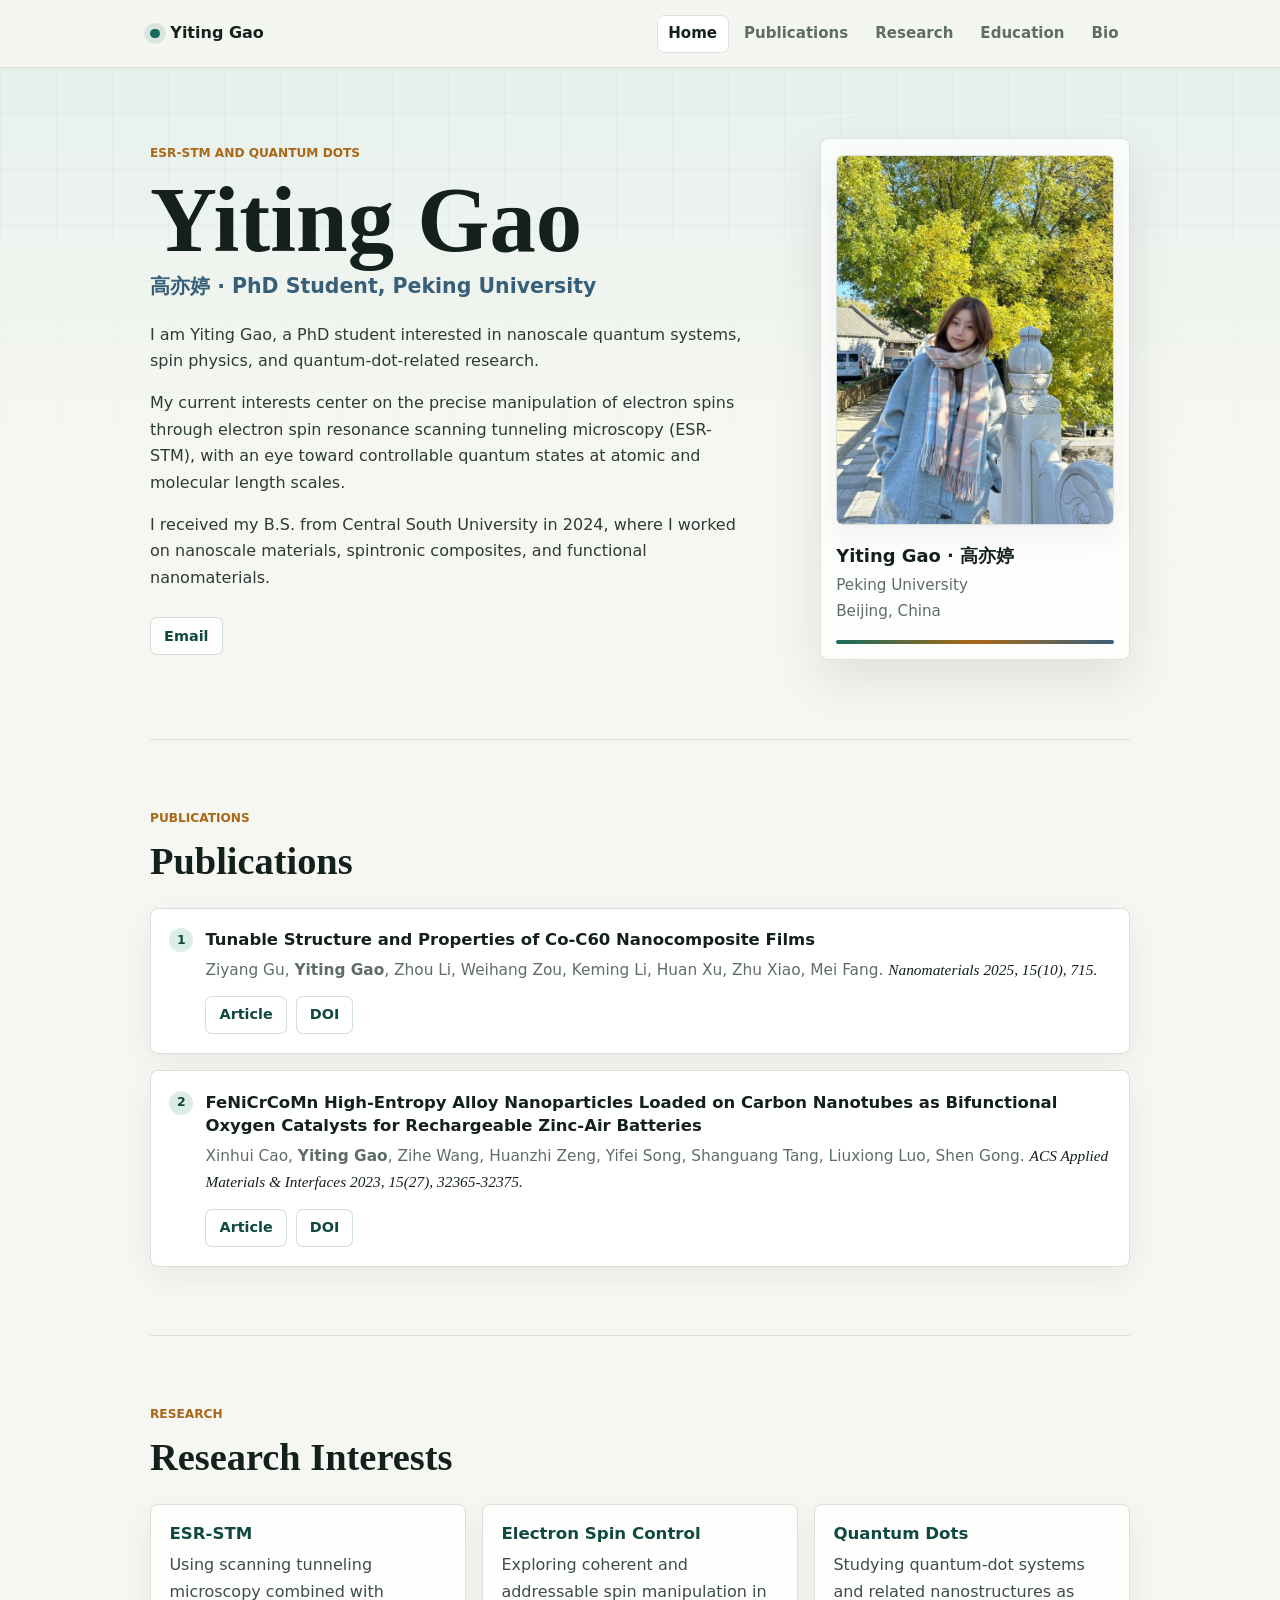
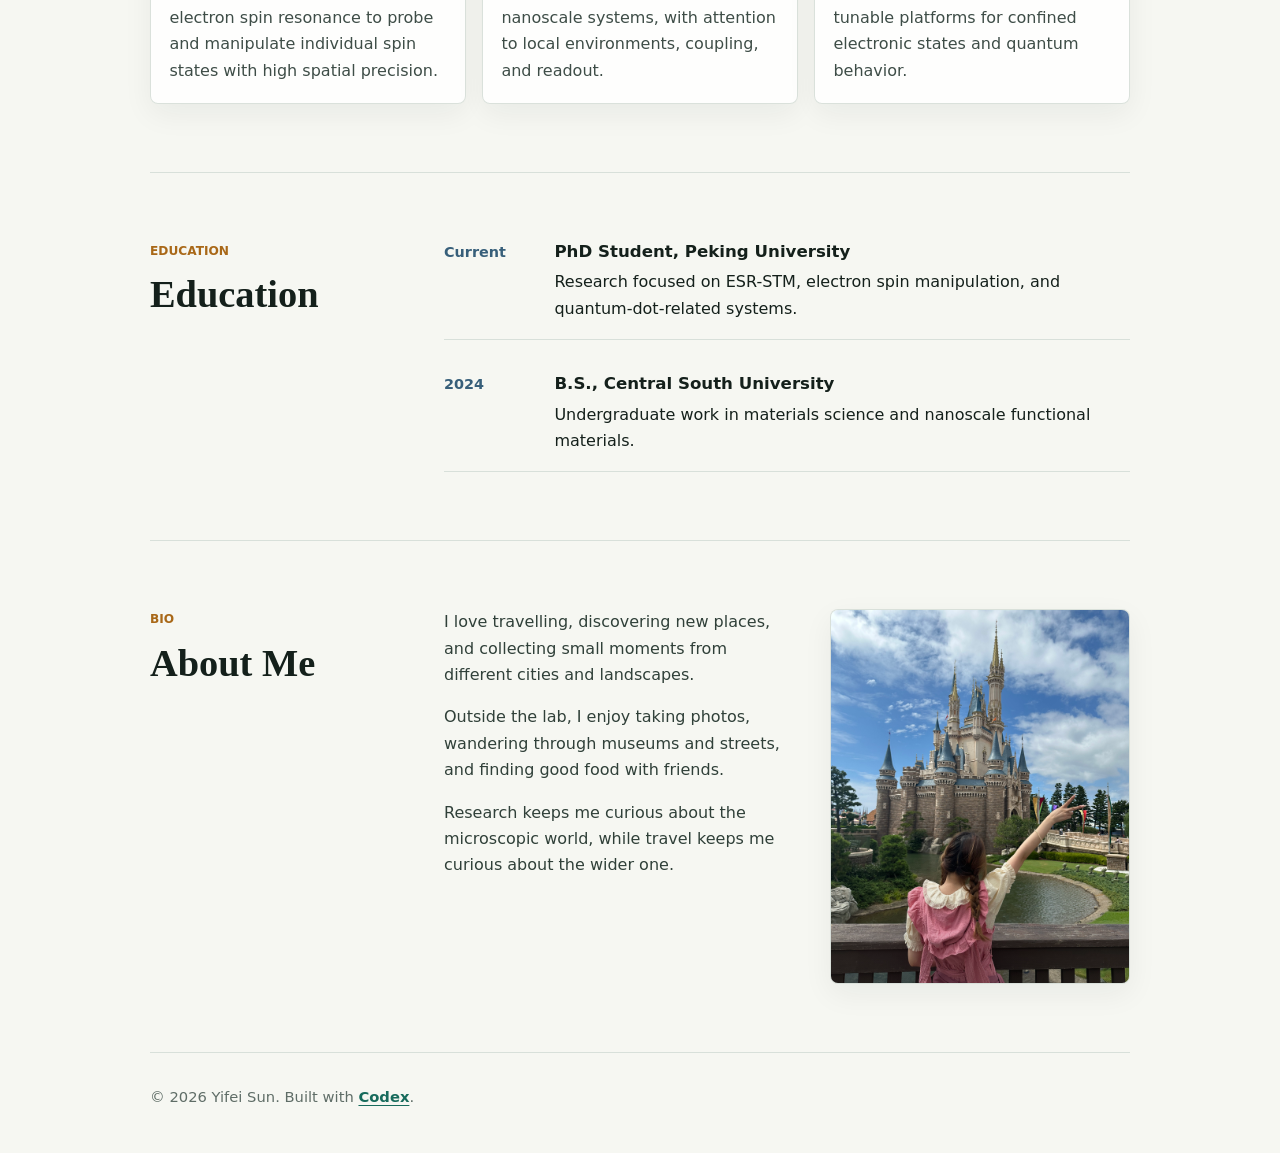
<file: index.html>
<!doctype html>
<html lang="en">
  <head>
    <meta charset="utf-8">
    <meta name="viewport" content="width=device-width, initial-scale=1">
    <meta
      name="description"
      content="Yiting Gao is a PhD student interested in ESR-STM, precise electron spin manipulation, quantum dots, and nanoscale materials."
    >
    <meta name="author" content="Yifei Sun">
    <meta name="theme-color" content="#f6f7f2">
    <title>Yiting Gao | PhD Student | ESR-STM and Quantum Dots</title>
    <link rel="canonical" href="https://yitinggao-miao.github.io/">
    <link rel="stylesheet" href="styles.css">
  </head>
  <body>
    <header class="site-header">
      <a class="site-title" href="#home" aria-label="Go to home">Yiting Gao</a>
      <button class="nav-toggle" type="button" aria-expanded="false" aria-controls="site-nav">
        <span class="nav-toggle-bar"></span>
        <span class="nav-toggle-bar"></span>
        <span class="nav-toggle-bar"></span>
      </button>
      <nav id="site-nav" class="site-nav" aria-label="Primary navigation">
        <a href="#home">Home</a>
        <a href="#publications">Publications</a>
        <a href="#research">Research</a>
        <a href="#education">Education</a>
        <a href="#bio">Bio</a>
      </nav>
    </header>

    <main>
      <section id="home" class="hero section">
        <div class="hero-copy">
          <p class="eyebrow">ESR-STM and quantum dots</p>
          <h1>Yiting Gao</h1>
          <p class="hero-subtitle">高亦婷 · PhD Student, Peking University</p>
          <div class="bio-content">
            <p>
              I am Yiting Gao, a PhD student interested in nanoscale quantum systems, spin physics, and quantum-dot-related research.
            </p>
            <p>
              My current interests center on the precise manipulation of electron spins through electron spin resonance scanning tunneling microscopy (ESR-STM), with an eye toward controllable quantum states at atomic and molecular length scales.
            </p>
            <p>
              I received my B.S. from Central South University in 2024, where I worked on nanoscale materials, spintronic composites, and functional nanomaterials.
            </p>
          </div>
          <div class="contact-row" aria-label="Contact links">
            <a href="mailto:2401110173@stu.pku.edu.cn">Email</a>
          </div>
        </div>
        <aside class="profile-panel" aria-label="Profile summary">
          <div class="avatar-frame">
            <img class="avatar" src="IMG_0229.jpg" alt="Yiting Gao">
          </div>
          <p class="profile-name">Yiting Gao · 高亦婷</p>
          <p class="profile-role">Peking University</p>
          <p class="profile-location">Beijing, China</p>
        </aside>
      </section>

      <section id="publications" class="section publications-section">
        <div class="section-heading">
          <p class="section-label">Publications</p>
          <h2>Publications</h2>
        </div>
        <ol class="publication-list">
          <li>
            <p class="paper-title">Tunable Structure and Properties of Co-C60 Nanocomposite Films</p>
            <p class="paper-meta">
              Ziyang Gu, <strong>Yiting Gao</strong>, Zhou Li, Weihang Zou, Keming Li, Huan Xu, Zhu Xiao, Mei Fang.
              <span class="paper-conference">Nanomaterials 2025, 15(10), 715.</span>
            </p>
            <p class="paper-links">
              <a href="https://www.mdpi.com/2079-4991/15/10/715" target="_blank" rel="noreferrer">Article</a>
              <a href="https://doi.org/10.3390/nano15100715" target="_blank" rel="noreferrer">DOI</a>
            </p>
          </li>
          <li>
            <p class="paper-title">FeNiCrCoMn High-Entropy Alloy Nanoparticles Loaded on Carbon Nanotubes as Bifunctional Oxygen Catalysts for Rechargeable Zinc-Air Batteries</p>
            <p class="paper-meta">
              Xinhui Cao, <strong>Yiting Gao</strong>, Zihe Wang, Huanzhi Zeng, Yifei Song, Shanguang Tang, Liuxiong Luo, Shen Gong.
              <span class="paper-conference">ACS Applied Materials &amp; Interfaces 2023, 15(27), 32365-32375.</span>
            </p>
            <p class="paper-links">
              <a href="https://pubs.acs.org/doi/10.1021/acsami.3c04120" target="_blank" rel="noreferrer">Article</a>
              <a href="https://doi.org/10.1021/acsami.3c04120" target="_blank" rel="noreferrer">DOI</a>
            </p>
          </li>
        </ol>
      </section>

      <section id="research" class="section research-section">
        <div class="section-heading">
          <p class="section-label">Research</p>
          <h2>Research Interests</h2>
        </div>
        <div class="interests-grid" aria-label="Research interests">
          <div class="interest-item">
            <h3>ESR-STM</h3>
            <p>Using scanning tunneling microscopy combined with electron spin resonance to probe and manipulate individual spin states with high spatial precision.</p>
          </div>
          <div class="interest-item">
            <h3>Electron Spin Control</h3>
            <p>Exploring coherent and addressable spin manipulation in nanoscale systems, with attention to local environments, coupling, and readout.</p>
          </div>
          <div class="interest-item">
            <h3>Quantum Dots</h3>
            <p>Studying quantum-dot systems and related nanostructures as tunable platforms for confined electronic states and quantum behavior.</p>
          </div>
        </div>
      </section>

      <section id="education" class="section two-column">
        <div>
          <p class="section-label">Education</p>
          <h2>Education</h2>
        </div>
        <div class="timeline-list">
          <article class="timeline-item">
            <time>Current</time>
            <div>
              <h3>PhD Student, Peking University</h3>
              <p>Research focused on ESR-STM, electron spin manipulation, and quantum-dot-related systems.</p>
            </div>
          </article>
          <article class="timeline-item">
            <time>2024</time>
            <div>
              <h3>B.S., Central South University</h3>
              <p>Undergraduate work in materials science and nanoscale functional materials.</p>
            </div>
          </article>
        </div>
      </section>

      <section id="bio" class="section two-column">
        <div>
          <p class="section-label">Bio</p>
          <h2>About Me</h2>
        </div>
        <div class="section-body bio-with-photos">
          <div class="bio-text">
            <p>
              I love travelling, discovering new places, and collecting small moments from different cities and landscapes.
            </p>
            <p>
              Outside the lab, I enjoy taking photos, wandering through museums and streets, and finding good food with friends.
            </p>
            <p>
              Research keeps me curious about the microscopic world, while travel keeps me curious about the wider one.
            </p>
          </div>
          <figure class="travel-carousel" aria-label="Travel photo carousel">
            <img
              id="travel-carousel-image"
              src="photos/IMG_6982.jpeg"
              alt="Travel photo from Yiting Gao"
              data-photos="photos/IMG_6982.jpeg,photos/IMG_9637.jpg,photos/IMG_7208.jpeg,photos/1771156046314.jpeg,photos/IMG_6273.JPEG,photos/B713830D-F22D-48E2-9D7C-0E593377BBB4_1_105_c.jpeg"
            >
          </figure>
        </div>
      </section>
    </main>

    <footer class="site-footer">
      <p>&copy; <span id="current-year">2026</span> <a class="author-easter-link" href="#" aria-label="Author">Yifei Sun</a>. Built with <a href="https://openai.com/blog/codex" target="_blank" rel="noreferrer">Codex</a>.</p>
    </footer>

    <script src="script.js"></script>
  </body>
</html>
</file>
<file: styles.css>
:root {
  color-scheme: light;
  --bg: #f6f7f2;
  --surface: #ffffff;
  --surface-soft: #eef3ef;
  --surface-warm: #fbf4e8;
  --text: #14201b;
  --muted: #5f6d67;
  --line: #d8e0da;
  --accent: #176b5c;
  --accent-strong: #0f493f;
  --accent-soft: #dcece7;
  --gold: #a96818;
  --blue: #375f7a;
  --shadow: 0 20px 50px rgba(20, 32, 27, 0.1);
  --shadow-soft: 0 10px 30px rgba(20, 32, 27, 0.06);
  --max-width: 980px;
}

* {
  box-sizing: border-box;
}

html {
  scroll-behavior: smooth;
}

body {
  margin: 0;
  background:
    linear-gradient(180deg, rgba(220, 236, 231, 0.7), rgba(246, 247, 242, 0) 440px),
    var(--bg);
  color: var(--text);
  font-family: ui-sans-serif, system-ui, -apple-system, BlinkMacSystemFont, "Segoe UI", sans-serif;
  font-size: 16px;
  line-height: 1.65;
}

body::before {
  position: fixed;
  inset: 0;
  z-index: -1;
  background-image:
    linear-gradient(rgba(20, 32, 27, 0.035) 1px, transparent 1px),
    linear-gradient(90deg, rgba(20, 32, 27, 0.035) 1px, transparent 1px);
  background-size: 56px 56px;
  content: "";
  mask-image: linear-gradient(180deg, #000, transparent 68%);
}

a {
  color: var(--accent);
  font-weight: 650;
  text-decoration-thickness: 0.08em;
  text-underline-offset: 0.2em;
}

a:hover {
  color: var(--accent-strong);
}

a:focus-visible,
button:focus-visible {
  outline: 3px solid rgba(23, 107, 92, 0.24);
  outline-offset: 3px;
}

.site-header {
  position: sticky;
  top: 0;
  z-index: 10;
  display: flex;
  align-items: center;
  justify-content: space-between;
  gap: 1rem;
  width: 100%;
  min-height: 68px;
  padding: 0.85rem max(1.2rem, calc((100vw - var(--max-width)) / 2));
  border-bottom: 1px solid rgba(216, 224, 218, 0.85);
  background: rgba(246, 247, 242, 0.88);
  backdrop-filter: blur(18px);
}

.site-title {
  display: inline-flex;
  align-items: center;
  gap: 0.65rem;
  color: var(--text);
  font-size: 1rem;
  font-weight: 800;
  letter-spacing: 0;
  text-decoration: none;
  white-space: nowrap;
}

.site-title::before {
  display: inline-block;
  width: 0.62rem;
  height: 0.62rem;
  border-radius: 999px;
  background: var(--accent);
  box-shadow: 0 0 0 6px rgba(23, 107, 92, 0.12);
  content: "";
}

.site-nav {
  display: flex;
  align-items: center;
  gap: 0.25rem;
}

.site-nav a {
  display: inline-flex;
  align-items: center;
  min-height: 38px;
  padding: 0.35rem 0.72rem;
  border-radius: 7px;
  color: var(--muted);
  font-size: 0.94rem;
  font-weight: 700;
  text-decoration: none;
  transition: background 160ms ease, color 160ms ease;
}

.site-nav a:hover,
.site-nav a:active,
.site-nav a:focus-visible,
.site-nav a.active {
  background: var(--surface);
  color: var(--text);
  box-shadow: inset 0 0 0 1px rgba(216, 224, 218, 0.85);
}

.nav-toggle {
  display: none;
  width: 42px;
  height: 42px;
  border: 1px solid var(--line);
  border-radius: 7px;
  background: var(--surface);
  cursor: pointer;
}

.nav-toggle-bar {
  display: block;
  width: 18px;
  height: 2px;
  margin: 4px auto;
  border-radius: 999px;
  background: var(--text);
}

.section {
  width: min(100% - 2.4rem, var(--max-width));
  margin: 0 auto;
  padding: 4.25rem 0;
  scroll-margin-top: 88px;
}

.hero {
  display: grid;
  grid-template-columns: minmax(0, 1fr) 310px;
  align-items: center;
  gap: clamp(2rem, 6vw, 5rem);
  width: 100%;
  margin: 0;
  padding: 4.4rem max(1.2rem, calc((100vw - var(--max-width)) / 2)) 4.9rem;
}

.eyebrow,
.section-label {
  margin: 0 0 0.78rem;
  color: var(--gold);
  font-size: 0.76rem;
  font-weight: 850;
  letter-spacing: 0;
  text-transform: uppercase;
}

h1,
h2,
h3,
p {
  margin-top: 0;
}

h1,
h2,
h3 {
  text-wrap: balance;
}

h1 {
  max-width: 760px;
  margin-bottom: 0.55rem;
  font-family: Georgia, "Times New Roman", serif;
  font-size: clamp(2.85rem, 8vw, 5.8rem);
  font-weight: 700;
  line-height: 0.94;
  letter-spacing: 0;
}

.hero-subtitle {
  margin: 0 0 1.25rem;
  color: var(--blue);
  font-size: clamp(1.05rem, 2vw, 1.28rem);
  font-weight: 750;
  line-height: 1.45;
}

h2 {
  margin-bottom: 1rem;
  font-family: Georgia, "Times New Roman", serif;
  font-size: clamp(1.8rem, 3vw, 2.45rem);
  font-weight: 700;
  line-height: 1.12;
  letter-spacing: 0;
}

h3 {
  margin-bottom: 0.45rem;
  font-size: 1.04rem;
  line-height: 1.3;
  letter-spacing: 0;
}

.bio-content {
  max-width: 700px;
  color: #2c3b35;
}

.bio-content p {
  margin-bottom: 1rem;
}

.bio-content p:last-child {
  margin-bottom: 0;
}

.contact-row {
  display: flex;
  flex-wrap: wrap;
  gap: 0.7rem;
  margin-top: 1.65rem;
}

.contact-row a,
.paper-links a {
  display: inline-flex;
  align-items: center;
  justify-content: center;
  min-height: 38px;
  padding: 0.38rem 0.82rem;
  border: 1px solid rgba(23, 107, 92, 0.2);
  border-radius: 7px;
  background: rgba(255, 255, 255, 0.82);
  color: var(--accent-strong);
  font-size: 0.9rem;
  font-weight: 800;
  text-decoration: none;
  transition: transform 160ms ease, box-shadow 160ms ease, border-color 160ms ease;
}

.contact-row a:hover,
.paper-links a:hover {
  border-color: rgba(23, 107, 92, 0.44);
  box-shadow: 0 9px 20px rgba(23, 107, 92, 0.1);
  transform: translateY(-1px);
}

.profile-panel {
  position: relative;
  align-self: center;
  width: min(100%, 310px);
  padding: 0.95rem;
  border: 1px solid rgba(216, 224, 218, 0.9);
  border-radius: 8px;
  background: rgba(255, 255, 255, 0.74);
  box-shadow: var(--shadow);
}

.profile-panel::after {
  display: block;
  width: 100%;
  height: 4px;
  margin-top: 1rem;
  border-radius: 999px;
  background: linear-gradient(90deg, var(--accent), var(--gold), var(--blue));
  content: "";
}

.avatar-frame {
  width: 100%;
  aspect-ratio: 1086 / 1448;
  margin-bottom: 1rem;
  overflow: hidden;
  border: 1px solid rgba(216, 224, 218, 0.95);
  border-radius: 7px;
  background: var(--surface-soft);
  box-shadow: var(--shadow-soft);
}

.avatar {
  display: block;
  width: 100%;
  height: 100%;
  object-fit: cover;
  object-position: center;
}

.profile-name {
  margin-bottom: 0.16rem;
  font-size: 1.12rem;
  font-weight: 850;
}

.profile-role,
.profile-location {
  margin-bottom: 0.08rem;
  color: var(--muted);
  font-size: 0.95rem;
}

.two-column {
  display: grid;
  grid-template-columns: 230px minmax(0, 1fr);
  gap: clamp(2rem, 5vw, 4rem);
  border-top: 1px solid var(--line);
}

.section-heading {
  max-width: 760px;
  margin-bottom: 1.55rem;
}

.section-body {
  max-width: 780px;
  color: #304039;
}

.bio-with-photos {
  display: grid;
  grid-template-columns: minmax(0, 1fr) minmax(220px, 300px);
  align-items: start;
  gap: clamp(1.3rem, 4vw, 2rem);
  max-width: 840px;
}

.bio-text p:last-child {
  margin-bottom: 0;
}

.bio-label {
  display: inline-block;
  margin-right: 0.38rem;
  color: var(--accent-strong);
  font-weight: 800;
}

.travel-carousel {
  position: relative;
  width: 100%;
  aspect-ratio: 4 / 5;
  margin: 0;
  overflow: hidden;
  border: 1px solid rgba(216, 224, 218, 0.95);
  border-radius: 8px;
  background: var(--surface-soft);
  box-shadow: var(--shadow-soft);
}

.travel-carousel::after {
  position: absolute;
  inset: auto 0 0;
  height: 34%;
  background: linear-gradient(180deg, rgba(20, 32, 27, 0), rgba(20, 32, 27, 0.22));
  content: "";
  pointer-events: none;
}

.travel-carousel img {
  display: block;
  width: 100%;
  height: 100%;
  object-fit: cover;
  object-position: center;
  opacity: 1;
  transform: scale(1);
  transition: opacity 520ms ease, transform 900ms ease;
}

.travel-carousel img.is-changing {
  opacity: 0;
  transform: scale(1.025);
}

.section-body p:last-child,
.interest-item p:last-child,
.timeline-item p:last-child,
.paper-meta,
.site-footer p {
  margin-bottom: 0;
}

.research-section,
.publications-section {
  border-top: 1px solid var(--line);
}

.interests-grid {
  display: grid;
  grid-template-columns: repeat(3, minmax(0, 1fr));
  gap: 1rem;
}

.interest-item {
  min-height: 190px;
  padding: 1.15rem;
  border: 1px solid rgba(216, 224, 218, 0.95);
  border-radius: 8px;
  background: rgba(255, 255, 255, 0.82);
  box-shadow: var(--shadow-soft);
}

.interest-item h3 {
  color: var(--accent-strong);
}

.interest-item p {
  color: #3e4d47;
}

.publication-list {
  display: grid;
  gap: 1rem;
  margin: 1.1rem 0 0;
  padding: 0;
  list-style: none;
  counter-reset: publications;
}

.publication-list li {
  position: relative;
  padding: 1.2rem 1.2rem 1.2rem 3.4rem;
  border: 1px solid rgba(216, 224, 218, 0.95);
  border-radius: 8px;
  background: var(--surface);
  box-shadow: var(--shadow-soft);
  counter-increment: publications;
}

.publication-list li::before {
  position: absolute;
  top: 1.2rem;
  left: 1.15rem;
  display: grid;
  place-items: center;
  width: 1.5rem;
  height: 1.5rem;
  border-radius: 999px;
  background: var(--accent-soft);
  color: var(--accent-strong);
  content: counter(publications);
  font-size: 0.78rem;
  font-weight: 900;
}

.paper-title {
  margin-bottom: 0.28rem;
  font-size: 1.03rem;
  font-weight: 850;
  line-height: 1.45;
}

.paper-meta {
  color: var(--muted);
  font-size: 0.96rem;
}

.paper-conference {
  display: inline;
  color: var(--text);
  font-family: Georgia, "Times New Roman", serif;
  font-style: italic;
}

.paper-links {
  display: flex;
  flex-wrap: wrap;
  gap: 0.55rem;
  margin: 0.82rem 0 0;
}

.timeline-list {
  display: grid;
  gap: 1rem;
}

.timeline-item {
  display: grid;
  grid-template-columns: 92px minmax(0, 1fr);
  gap: 1.15rem;
  padding: 1.05rem 0;
  border-bottom: 1px solid var(--line);
}

.timeline-item:first-child {
  padding-top: 0;
}

.timeline-item time {
  color: var(--blue);
  font-size: 0.9rem;
  font-weight: 800;
}

.site-footer {
  width: min(100% - 2.4rem, var(--max-width));
  margin: 0 auto;
  padding: 2rem 0 2.7rem;
  border-top: 1px solid var(--line);
  color: var(--muted);
  font-size: 0.92rem;
}

.author-easter-link {
  color: inherit;
  cursor: default;
  font-weight: inherit;
  text-decoration: none;
}

.author-easter-link:hover {
  color: inherit;
}

.easter-page {
  min-height: 100vh;
  background: #14201b;
  color: #fff;
}

.easter-page::before {
  display: none;
}

.easter-main,
.easter-stage {
  min-height: 100vh;
}

.easter-stage {
  position: relative;
  display: grid;
  place-items: center;
  overflow: hidden;
  background: #14201b;
}

.easter-stage::after {
  position: absolute;
  inset: 0;
  background:
    linear-gradient(180deg, rgba(20, 32, 27, 0.1), rgba(20, 32, 27, 0.58)),
    radial-gradient(circle at 50% 36%, rgba(255, 255, 255, 0.08), rgba(20, 32, 27, 0.28) 56%);
  content: "";
  pointer-events: none;
}

.easter-stage img {
  position: absolute;
  inset: 0;
  width: 100%;
  height: 100%;
  object-fit: cover;
  object-position: center;
  opacity: 0.88;
  transform: scale(1);
  transition: opacity 620ms ease, transform 1100ms ease;
}

.easter-stage img.is-changing {
  opacity: 0;
  transform: scale(1.025);
}

.easter-message {
  position: relative;
  z-index: 1;
  width: min(100% - 2rem, 820px);
  padding: 18vh 0 10vh;
  text-align: center;
}

.easter-message p {
  margin: 0;
  font-family: Georgia, "Times New Roman", serif;
  font-size: clamp(2.3rem, 8vw, 6.4rem);
  font-weight: 700;
  letter-spacing: 0;
  line-height: 0.98;
  text-shadow: 0 12px 40px rgba(0, 0, 0, 0.36);
  text-wrap: balance;
}

.reward-modal {
  position: fixed;
  inset: 0;
  z-index: 20;
  display: grid;
  place-items: center;
  padding: 1.2rem;
  background: rgba(20, 32, 27, 0.46);
  backdrop-filter: blur(16px);
  opacity: 0;
  transition: opacity 220ms ease;
}

.reward-modal.is-open {
  opacity: 1;
}

.reward-modal[hidden] {
  display: none;
}

.reward-card {
  width: min(100%, 390px);
  padding: 2rem 1.55rem 1.45rem;
  border: 1px solid rgba(255, 255, 255, 0.42);
  border-radius: 8px;
  background:
    linear-gradient(180deg, rgba(255, 255, 255, 0.94), rgba(251, 244, 232, 0.94)),
    var(--surface-warm);
  box-shadow: 0 28px 80px rgba(0, 0, 0, 0.32);
  color: var(--text);
  text-align: center;
  transform: translateY(10px) scale(0.98);
  transition: transform 220ms ease;
}

.reward-modal.is-open .reward-card {
  transform: translateY(0) scale(1);
}

.reward-kicker {
  margin-bottom: 0.8rem;
  color: var(--gold);
  font-size: 0.74rem;
  font-weight: 850;
  letter-spacing: 0.08em;
  text-transform: uppercase;
}

.reward-card h1 {
  margin-bottom: 0.1rem;
  font-family: Georgia, "Times New Roman", serif;
  font-size: clamp(1.8rem, 7vw, 2.55rem);
  line-height: 1.05;
}

.reward-amount {
  margin: 0.35rem 0 0.05rem;
  color: var(--accent-strong);
  font-family: Georgia, "Times New Roman", serif;
  font-size: clamp(4.4rem, 18vw, 7rem);
  font-weight: 700;
  line-height: 0.9;
}

.reward-copy {
  margin-bottom: 1.35rem;
  color: var(--blue);
  font-size: 1.05rem;
  font-weight: 850;
}

.reward-claim {
  min-height: 42px;
  padding: 0.55rem 1.2rem;
  border: 1px solid rgba(23, 107, 92, 0.28);
  border-radius: 7px;
  background: var(--accent);
  color: #fff;
  cursor: pointer;
  font: inherit;
  font-weight: 850;
  transition: background 160ms ease, transform 160ms ease, box-shadow 160ms ease;
}

.reward-claim:hover {
  background: var(--accent-strong);
  box-shadow: 0 10px 24px rgba(23, 107, 92, 0.18);
  transform: translateY(-1px);
}

@media (max-width: 840px) {
  .site-header {
    padding-inline: 1rem;
  }

  .nav-toggle {
    display: block;
  }

  .site-nav {
    position: absolute;
    top: 100%;
    right: 1rem;
    left: 1rem;
    display: none;
    flex-direction: column;
    align-items: stretch;
    padding: 0.55rem;
    border: 1px solid var(--line);
    border-radius: 8px;
    background: var(--surface);
    box-shadow: var(--shadow);
  }

  .site-nav.open {
    display: flex;
  }

  .site-nav a {
    justify-content: flex-start;
  }

  .section {
    width: min(100% - 2rem, var(--max-width));
    padding: 3.4rem 0;
  }

  .hero,
  .two-column {
    grid-template-columns: 1fr;
    gap: 2rem;
  }

  .hero {
    padding-top: 3.6rem;
    padding-bottom: 3.5rem;
  }

  .profile-panel {
    max-width: 320px;
  }

  .interests-grid {
    grid-template-columns: 1fr;
  }

  .bio-with-photos {
    grid-template-columns: 1fr;
  }

  .travel-carousel {
    max-width: 360px;
  }
}

@media (max-width: 560px) {
  body {
    font-size: 15.5px;
  }

  .site-title {
    font-size: 0.95rem;
  }

  h1 {
    font-size: clamp(2.75rem, 18vw, 4rem);
  }

  .contact-row a,
  .paper-links a {
    flex: 1 1 44%;
  }

  .timeline-item {
    grid-template-columns: 1fr;
    gap: 0.18rem;
  }

  .publication-list li {
    padding: 1rem 1rem 1rem 3rem;
  }

  .publication-list li::before {
    top: 1rem;
    left: 0.95rem;
  }
}
</file>
